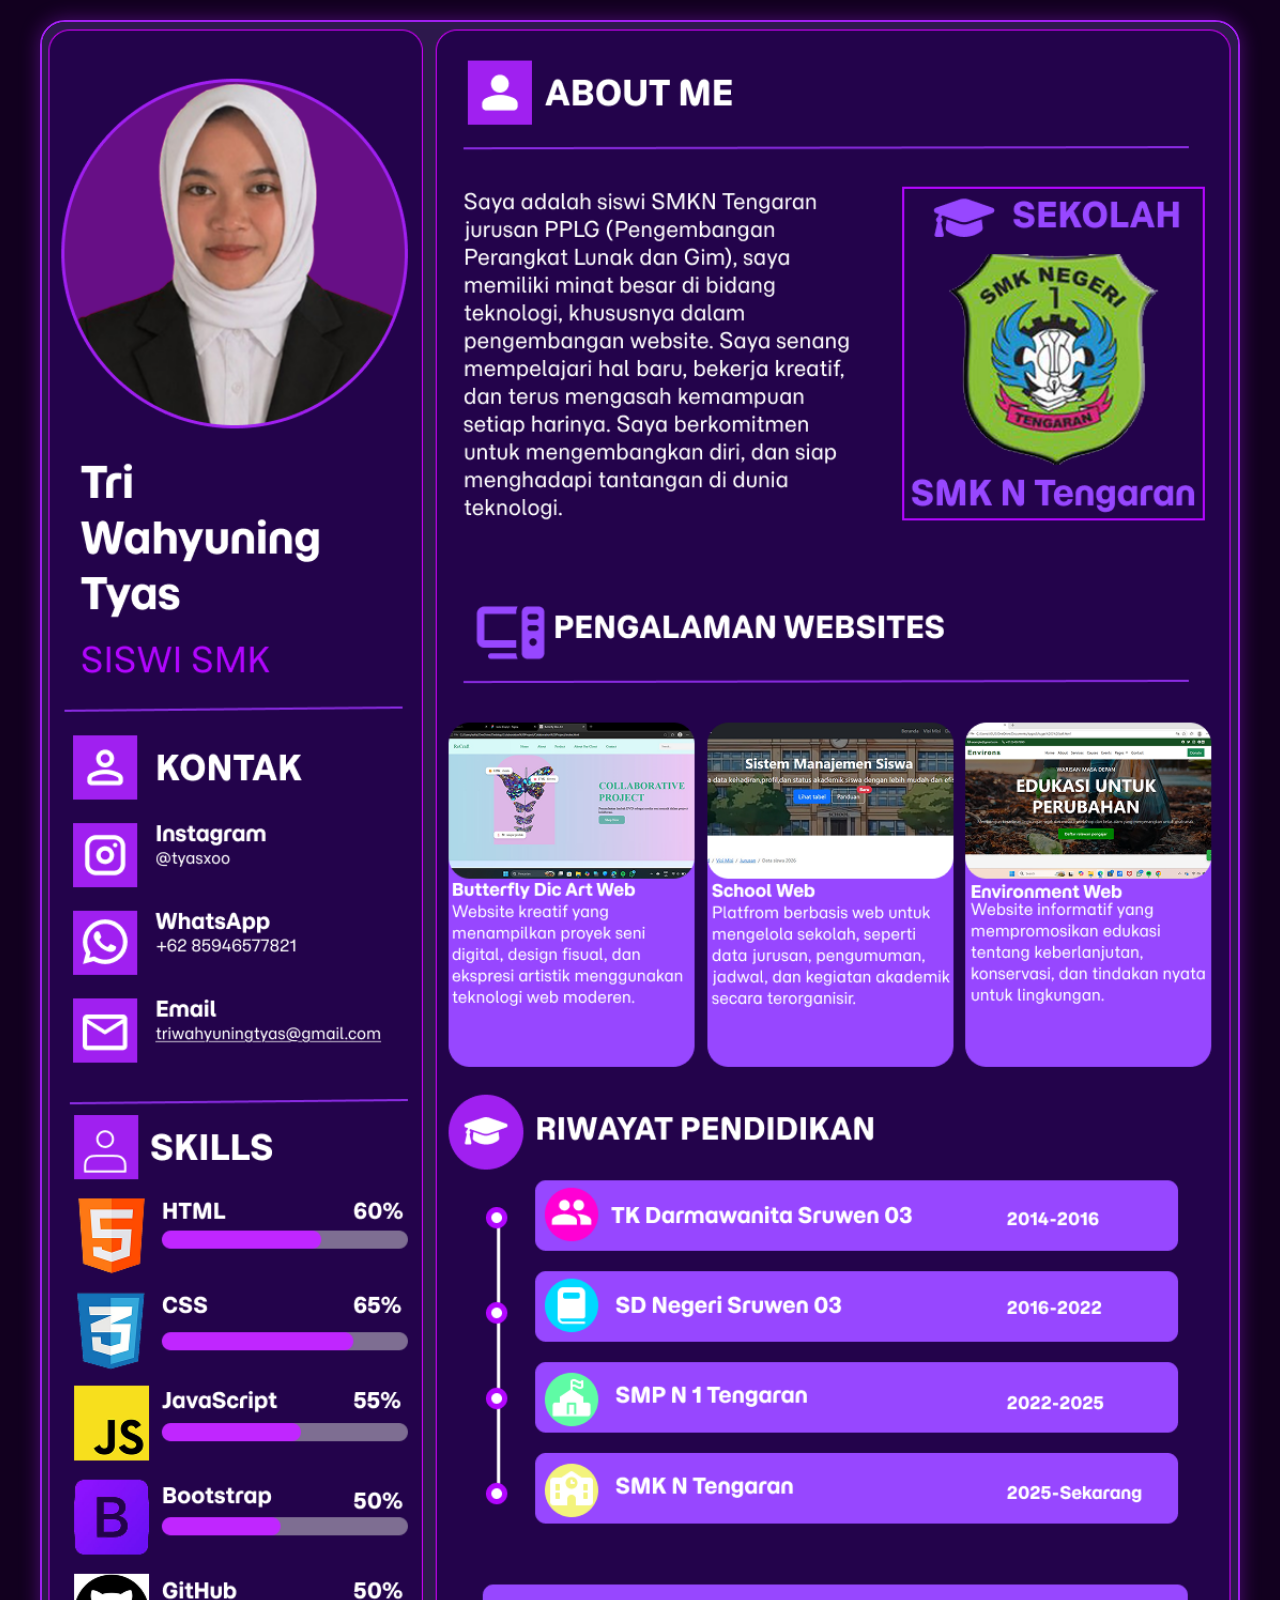
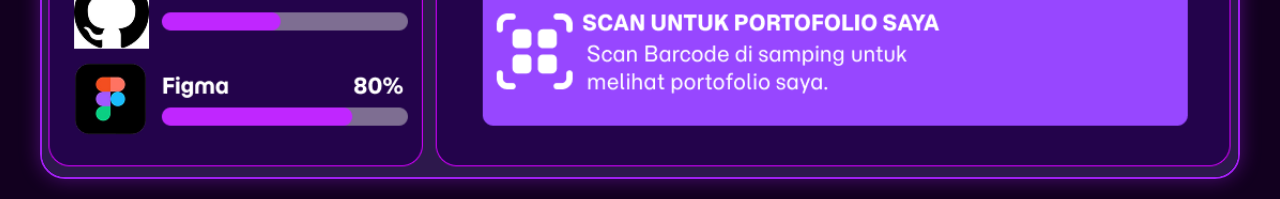
<file: cv.html>
<!DOCTYPE html>
<html lang="id">
<head>
  <meta charset="UTF-8">
  <meta name="viewport" content="width=device-width, initial-scale=1.0">
  <title>Portfolio Page</title>

  <style>
    *{
      margin: 0;
      padding: 0;
      box-sizing: border-box;
    }

    body{
      background: #12001f;
      display: flex;
      justify-content: center;
      align-items: center;
      min-height: 100vh;
      padding: 20px;
      font-family: Arial, sans-serif;
    }

    .photo-container{
      width: 100%;
      max-width: 1200px;
      border-radius: 25px;
      overflow: hidden;
      border: 2px solid #a020f0;
      box-shadow: 0 0 20px rgba(160, 32, 240, 0.4);
    }

    .photo-container img{
      width: 100%;
      display: block;
      object-fit: cover;
    }
  </style>
</head>
<body>

  <div class="photo-container">
    <img src="asset/CV.png" alt="Portfolio">
  </div>

</body>
</html>
</file>
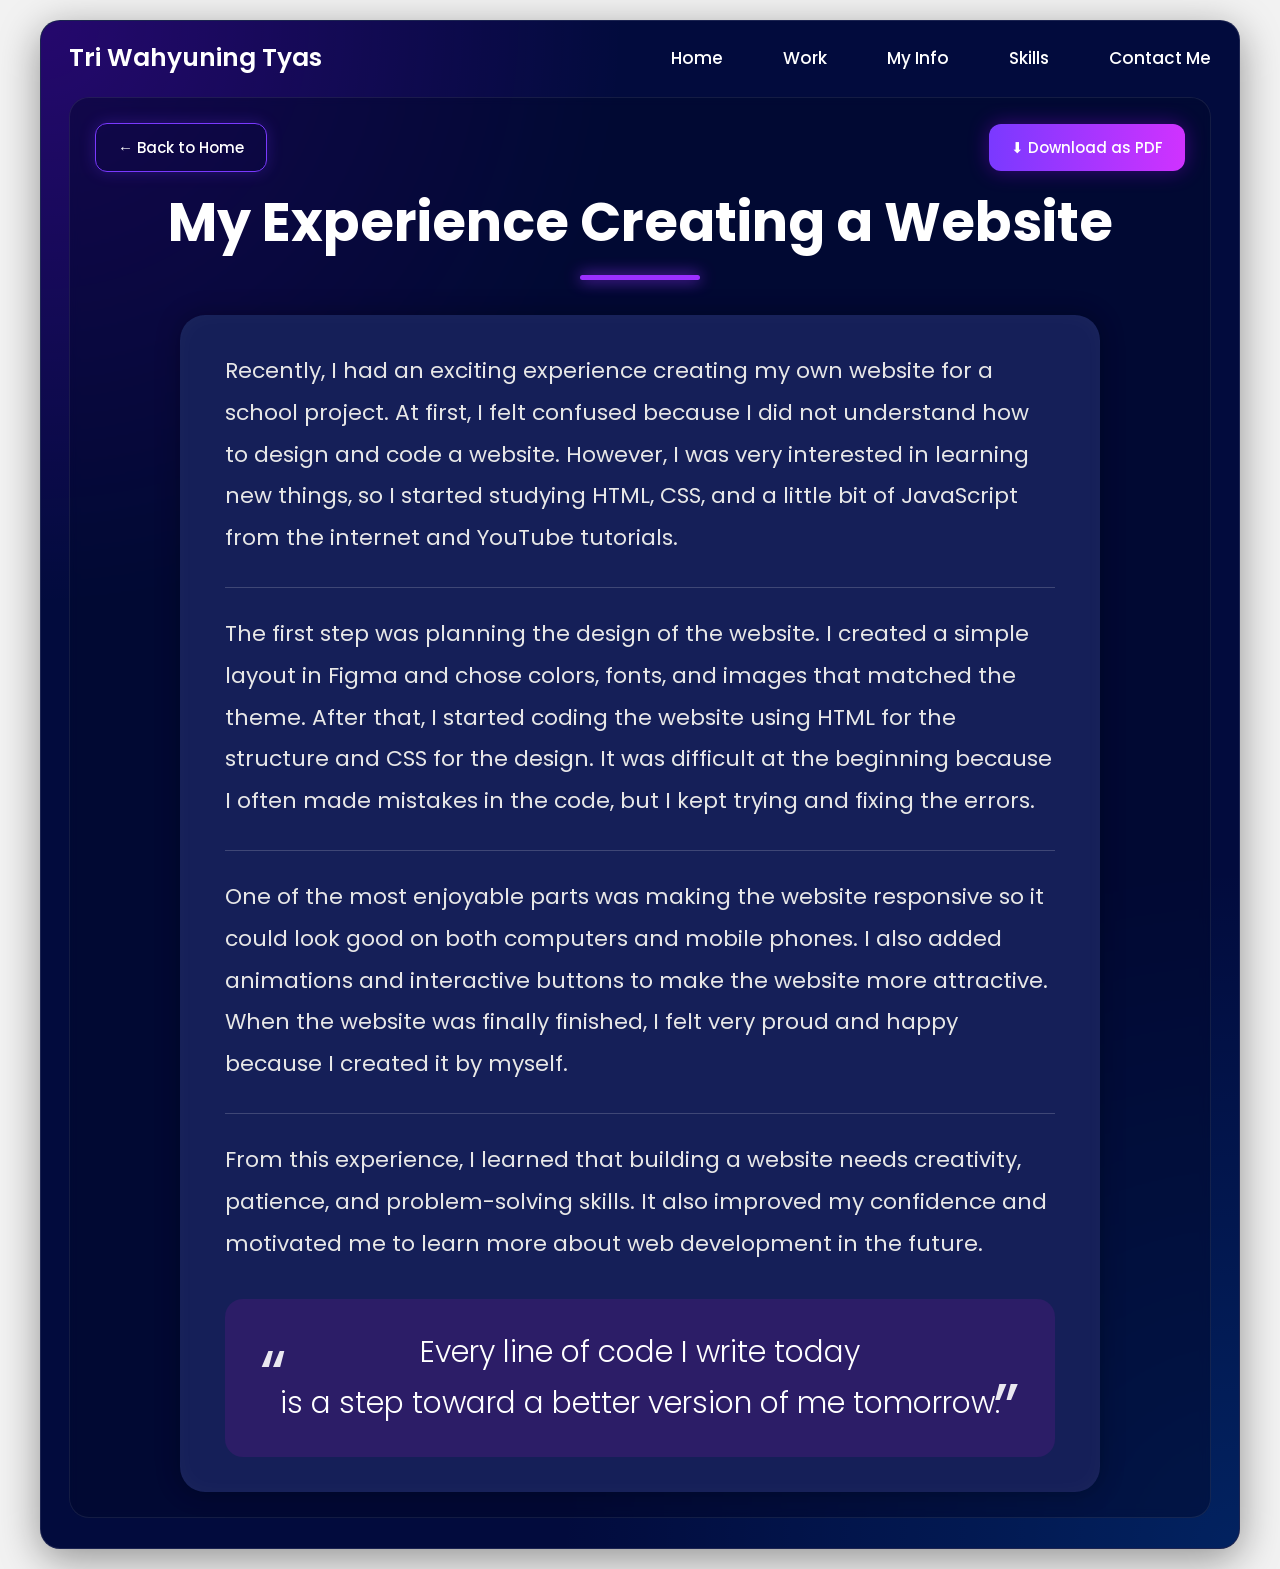
<file: recounttext.html>
<!DOCTYPE html>
<html lang="en">
<head>
  <meta charset="UTF-8" />
  <meta name="viewport" content="width=device-width, initial-scale=1.0"/>
  <title>Experience Website</title>

  <!-- Google Font -->
  <link href="https://fonts.googleapis.com/css2?family=Poppins:wght@300;400;500;600;700&display=swap" rel="stylesheet">

  <style>
    *{
      margin:0;
      padding:0;
      box-sizing:border-box;
      font-family:'Poppins', sans-serif;
    }

    body{
      background:#f2f2f2;
      display:flex;
      justify-content:center;
      align-items:center;
      min-height:100vh;
      padding:20px;
    }

    .container{
      width:100%;
      max-width:1200px;
      background:#020b3d;
      border-radius:20px;
      padding:18px 28px 30px;
      border:1px solid rgba(255,255,255,0.1);
      box-shadow:0 10px 40px rgba(0,0,0,0.4);
      position:relative;
      overflow:hidden;
    }

    .container::before{
      content:"";
      position:absolute;
      inset:0;
      background:
      radial-gradient(circle at top left, rgba(140,0,255,.25), transparent 30%),
      radial-gradient(circle at bottom right, rgba(0,140,255,.18), transparent 35%);
      pointer-events:none;
    }

    /* NAVBAR */
    .navbar{
      display:flex;
      justify-content:space-between;
      align-items:center;
      margin-bottom:20px;
      position:relative;
      z-index:2;
    }

    .logo{
      color:#fff;
      font-size:25px;
      font-weight:600;
    }

    .nav-links{
      display:flex;
      gap:60px;
      list-style:none;
    }

    .nav-links a{
      color:white;
      text-decoration:none;
      font-size:17px;
      font-weight:500;
      transition:0.3s;
    }

    .nav-links a:hover{
      color:#b14dff;
    }

    /* CONTENT BOX */
    .content-box{
      border:1px solid rgba(255,255,255,0.08);
      border-radius:20px;
      padding:25px;
      position:relative;
      z-index:2;
      background:rgba(2, 7, 40, 0.45);
      backdrop-filter:blur(5px);
    }

    .top-buttons{
      display:flex;
      justify-content:space-between;
      align-items:center;
      margin-bottom:10px;
    }

    .btn{
      display:inline-flex;
      align-items:center;
      gap:10px;
      padding:12px 22px;
      border-radius:12px;
      text-decoration:none;
      color:white;
      font-size:15px;
      font-weight:500;
      transition:0.3s;
    }

    .back-btn{
      border:1px solid #7a39ff;
      background:transparent;
      box-shadow:0 0 15px rgba(122,57,255,.25);
    }

    .back-btn:hover{
      background:#7a39ff;
      transform:translateY(-2px);
    }

    .pdf-btn{
      background:linear-gradient(90deg,#7a39ff,#d032ff);
      box-shadow:0 0 20px rgba(170,0,255,.35);
    }

    .pdf-btn:hover{
      transform:translateY(-2px) scale(1.03);
    }

    /* TITLE */
    .title{
      text-align:center;
      color:white;
      font-size:54px;
      font-weight:700;
      margin:10px 0 35px;
    }

    .title-line{
      width:120px;
      height:5px;
      background:#9b30ff;
      margin:12px auto 0;
      border-radius:20px;
      box-shadow:0 0 15px #9b30ff;
    }

    /* ARTICLE */
    .article{
      max-width:920px;
      margin:auto;
      background:#151f58;
      padding:35px 45px;
      border-radius:25px;
      color:#e7e7e7;
      line-height:1.9;
      font-size:22px;
      box-shadow:
      inset 0 0 25px rgba(255,255,255,0.03),
      0 0 25px rgba(0,0,0,0.3);
    }

    .article p{
      margin-bottom:28px;
    }

    .divider{
      width:100%;
      height:1px;
      background:rgba(255,255,255,0.18);
      margin:25px 0;
    }

    /* QUOTE */
    .quote-box{
      margin-top:35px;
      background:#2c1d67;
      border-radius:18px;
      padding:28px;
      text-align:center;
      position:relative;
      overflow:hidden;
    }

    .quote-box::before{
      content:"“";
      position:absolute;
      left:35px;
      top:10px;
      color:white;
      font-size:70px;
      opacity:.9;
    }

    .quote-box::after{
      content:"”";
      position:absolute;
      right:35px;
      bottom:-18px;
      color:white;
      font-size:70px;
      opacity:.9;
    }

    .quote{
      color:white;
      font-size:30px;
      font-weight:300;
      line-height:1.7;
    }

    /* RESPONSIVE */
    @media(max-width:1000px){

      .navbar{
        flex-direction:column;
        gap:20px;
      }

      .nav-links{
        gap:25px;
        flex-wrap:wrap;
        justify-content:center;
      }

      .title{
        font-size:38px;
      }

      .article{
        font-size:18px;
        padding:25px;
      }

      .quote{
        font-size:22px;
      }
    }

    @media(max-width:700px){

      .top-buttons{
        flex-direction:column;
        gap:15px;
      }

      .title{
        font-size:30px;
      }

      .article{
        font-size:16px;
      }

      .quote{
        font-size:18px;
      }

      .logo{
        font-size:20px;
      }
    }

  </style>
</head>
<body>

  <div class="container">

    <!-- NAVBAR -->
    <div class="navbar">
      <div class="logo">Tri Wahyuning Tyas</div>

      <ul class="nav-links">
        <li><a href="index.html#home">Home</a></li>
        <li><a href="index.html#work">Work</a></li>
        <li><a href="index.html#my info">My Info</a></li>
        <li><a href="index.html#skills">Skills</a></li>
        <li><a href="index.html#contact me">Contact Me</a></li>
      </ul>
    </div>

    <!-- CONTENT -->
    <div class="content-box">

      <div class="top-buttons">

        <a href="#" class="btn back-btn">
          ← Back to Home
        </a>

        <a href="#" class="btn pdf-btn">
          ⬇ Download as PDF
        </a>

      </div>

      <!-- TITLE -->
      <div class="title">
        My Experience Creating a Website
        <div class="title-line"></div>
      </div>

      <!-- ARTICLE -->
      <div class="article">

        <p>
          Recently, I had an exciting experience creating my own website for a school project.
          At first, I felt confused because I did not understand how to design and code a website.
          However, I was very interested in learning new things, so I started studying HTML,
          CSS, and a little bit of JavaScript from the internet and YouTube tutorials.
        </p>

        <div class="divider"></div>

        <p>
          The first step was planning the design of the website. I created a simple layout
          in Figma and chose colors, fonts, and images that matched the theme. After that,
          I started coding the website using HTML for the structure and CSS for the design.
          It was difficult at the beginning because I often made mistakes in the code,
          but I kept trying and fixing the errors.
        </p>

        <div class="divider"></div>

        <p>
          One of the most enjoyable parts was making the website responsive so it could look
          good on both computers and mobile phones. I also added animations and interactive
          buttons to make the website more attractive. When the website was finally finished,
          I felt very proud and happy because I created it by myself.
        </p>

        <div class="divider"></div>

        <p>
          From this experience, I learned that building a website needs creativity,
          patience, and problem-solving skills. It also improved my confidence and
          motivated me to learn more about web development in the future.
        </p>

        <!-- QUOTE -->
        <div class="quote-box">
          <div class="quote">
            Every line of code I write today <br>
            is a step toward a better version of me tomorrow.
          </div>
        </div>

      </div>

    </div>

  </div>

</body>
</html>
</file>
